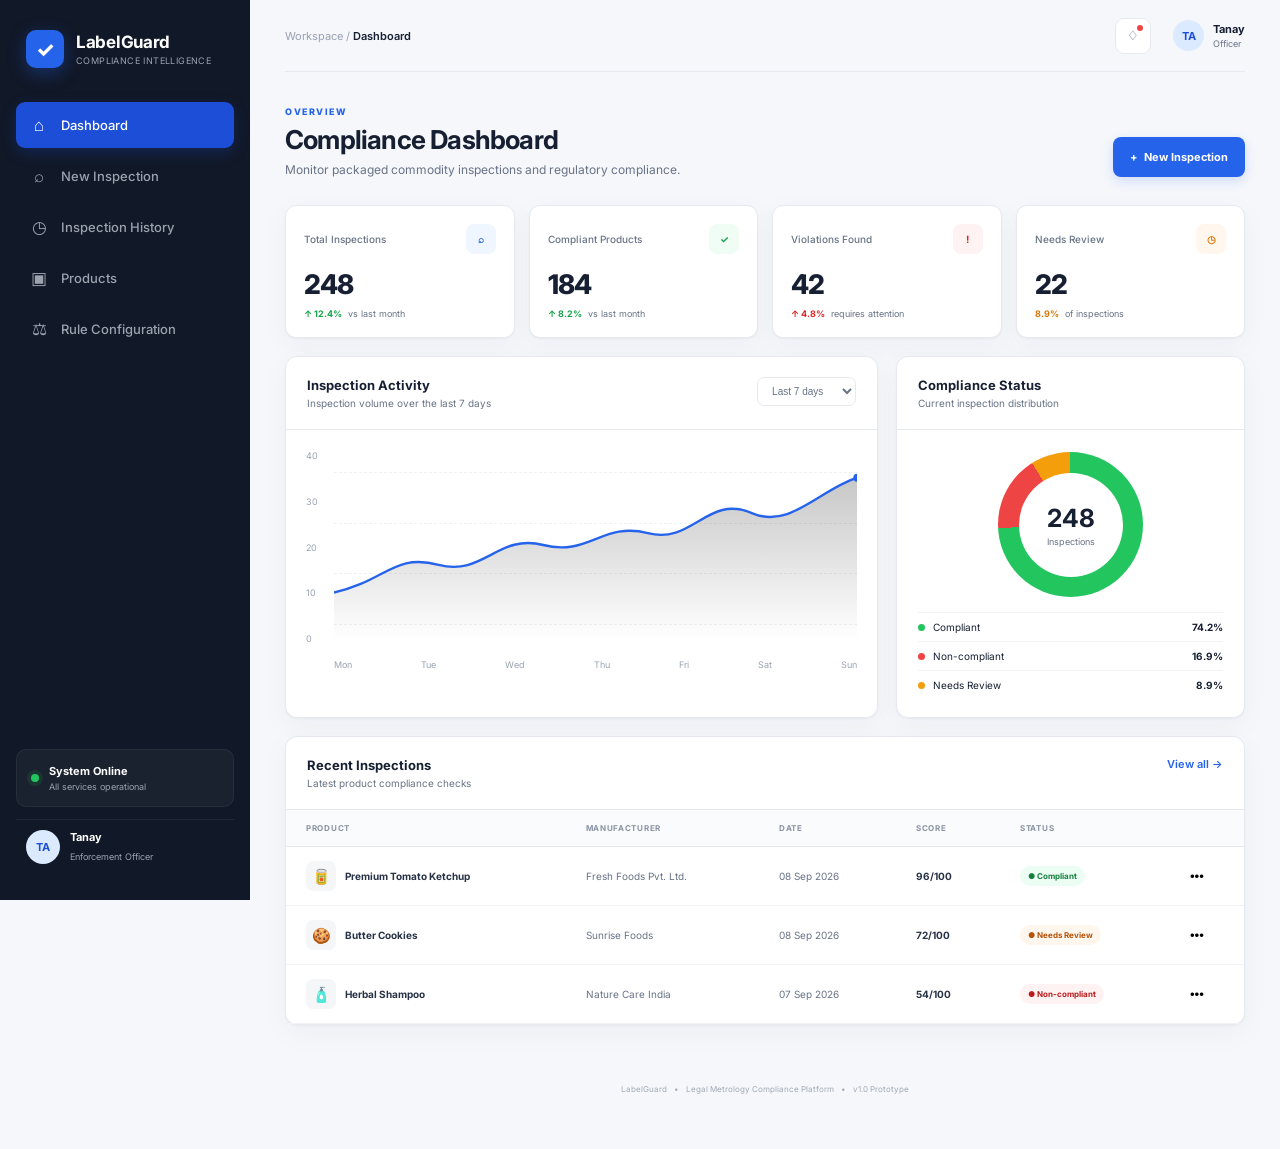
<file: index.html>
<!DOCTYPE html>
<html lang="en">
<head>
    <meta charset="UTF-8">
    <meta name="viewport" content="width=device-width, initial-scale=1.0">
    <title>LabelGuard | Compliance Intelligence</title>
    <link rel="preconnect" href="https://fonts.googleapis.com">
    <link rel="preconnect" href="https://fonts.gstatic.com" crossorigin>
    <link href="https://fonts.googleapis.com/css2?family=Inter:wght@400;500;600;700;800&display=swap" rel="stylesheet">
    <link rel="stylesheet" href="style.css">
</head>
<body>

<!-- ================= SIDEBAR ================= -->
<aside class="sidebar">
    <div class="brand">
        <div class="brand-icon"><span>✓</span></div>
        <div><h2>LabelGuard</h2><p>Compliance Intelligence</p></div>
    </div>
    <nav class="navigation">
        <button class="nav-item active" data-page="dashboard"><span class="nav-icon">⌂</span>Dashboard</button>
        <button class="nav-item" data-page="inspection"><span class="nav-icon">⌕</span>New Inspection</button>
        <button class="nav-item" data-page="history"><span class="nav-icon">◷</span>Inspection History</button>
        <button class="nav-item" data-page="products"><span class="nav-icon">▣</span>Products</button>
        <button class="nav-item" data-page="rules"><span class="nav-icon">⚖</span>Rule Configuration</button>
    </nav>
    <div class="sidebar-bottom">
        <div class="system-status">
            <span class="status-dot"></span>
            <div><strong>System Online</strong><small>All services operational</small></div>
        </div>
        <div class="user-card">
            <div class="avatar">TA</div>
            <div class="user-info"><strong id="sidebar-user-name">Tanay</strong><small>Enforcement Officer</small></div>
        </div>
    </div>
</aside>

<!-- ================= MAIN ================= -->
<main class="main">
    <header class="topbar">
        <div><p class="breadcrumb">Workspace / <span id="breadcrumb">Dashboard</span></p></div>
        <div class="top-actions">
            <button class="icon-button" title="Notifications">♢<span class="notification-dot"></span></button>
            <div class="top-user">
                <div class="avatar small">TA</div>
                <div><strong id="top-user-name">Tanay</strong><span>Officer</span></div>
            </div>
        </div>
    </header>

    <!-- ================= DASHBOARD ================= -->
    <section id="dashboard" class="page active-page">
        <div class="page-heading"><div><span class="eyebrow">OVERVIEW</span><h1>Compliance Dashboard</h1><p>Monitor packaged commodity inspections and regulatory compliance.</p></div><button class="primary-btn" onclick="openPage('inspection')"><span>+</span>New Inspection</button></div>
        <div class="stats-grid">
            <div class="stat-card"><div class="stat-top"><span>Total Inspections</span><div class="stat-icon blue">⌕</div></div><div class="stat-number">248</div><div class="stat-change positive">↑ 12.4% <span>vs last month</span></div></div>
            <div class="stat-card"><div class="stat-top"><span>Compliant Products</span><div class="stat-icon green">✓</div></div><div class="stat-number">184</div><div class="stat-change positive">↑ 8.2% <span>vs last month</span></div></div>
            <div class="stat-card"><div class="stat-top"><span>Violations Found</span><div class="stat-icon red">!</div></div><div class="stat-number">42</div><div class="stat-change negative">↑ 4.8% <span>requires attention</span></div></div>
            <div class="stat-card"><div class="stat-top"><span>Needs Review</span><div class="stat-icon orange">◷</div></div><div class="stat-number">22</div><div class="stat-change neutral">8.9% <span>of inspections</span></div></div>
        </div>
        <div class="dashboard-grid">
            <div class="panel chart-panel"><div class="panel-header"><div><h3>Inspection Activity</h3><p>Inspection volume over the last 7 days</p></div><select class="period-select"><option>Last 7 days</option><option>Last 30 days</option><option>Last 90 days</option></select></div><div class="chart"><div class="y-labels"><span>40</span><span>30</span><span>20</span><span>10</span><span>0</span></div><div class="chart-area"><div class="grid-line one"></div><div class="grid-line two"></div><div class="grid-line three"></div><div class="grid-line four"></div><svg viewBox="0 0 700 240" preserveAspectRatio="none"><defs><linearGradient id="areaGradient" x1="0" y1="0" x2="0" y2="1"><stop offset="0%" stop-opacity=".22"/><stop offset="100%" stop-opacity="0"/></linearGradient></defs><path d="M0 180 C70 165, 80 130, 140 145 C200 160, 220 105, 280 120 C340 135, 360 90, 420 105 C480 120, 500 55, 560 80 C610 100, 650 50, 700 35 L700 240 L0 240 Z" fill="url(#areaGradient)"/><path d="M0 180 C70 165, 80 130, 140 145 C200 160, 220 105, 280 120 C340 135, 360 90, 420 105 C480 120, 500 55, 560 80 C610 100, 650 50, 700 35" fill="none" stroke="currentColor" stroke-width="3" class="chart-line"/><circle cx="700" cy="35" r="5" class="chart-point"/></svg><div class="x-labels"><span>Mon</span><span>Tue</span><span>Wed</span><span>Thu</span><span>Fri</span><span>Sat</span><span>Sun</span></div></div></div></div>
            <div class="panel distribution-panel"><div class="panel-header"><div><h3>Compliance Status</h3><p>Current inspection distribution</p></div></div><div class="donut-container"><div class="donut"><div><strong>248</strong><span>Inspections</span></div></div></div><div class="legend"><div><span class="legend-color compliant"></span><span>Compliant</span><strong>74.2%</strong></div><div><span class="legend-color violation"></span><span>Non-compliant</span><strong>16.9%</strong></div><div><span class="legend-color review"></span><span>Needs Review</span><strong>8.9%</strong></div></div></div>
        </div>
        <div class="panel recent-panel"><div class="panel-header"><div><h3>Recent Inspections</h3><p>Latest product compliance checks</p></div><button class="text-btn" onclick="openPage('history')">View all →</button></div><div class="table-wrapper"><table><thead><tr><th>PRODUCT</th><th>MANUFACTURER</th><th>DATE</th><th>SCORE</th><th>STATUS</th><th></th></tr></thead><tbody>
            <tr><td><div class="product-cell"><div class="product-placeholder">🥫</div><strong>Premium Tomato Ketchup</strong></div></td><td>Fresh Foods Pvt. Ltd.</td><td>08 Sep 2026</td><td><strong>96/100</strong></td><td><span class="badge success">● Compliant</span></td><td><button class="row-btn">•••</button></td></tr>
            <tr><td><div class="product-cell"><div class="product-placeholder">🍪</div><strong>Butter Cookies</strong></div></td><td>Sunrise Foods</td><td>08 Sep 2026</td><td><strong>72/100</strong></td><td><span class="badge warning">● Needs Review</span></td><td><button class="row-btn">•••</button></td></tr>
            <tr><td><div class="product-cell"><div class="product-placeholder">🧴</div><strong>Herbal Shampoo</strong></div></td><td>Nature Care India</td><td>07 Sep 2026</td><td><strong>54/100</strong></td><td><span class="badge danger">● Non-compliant</span></td><td><button class="row-btn">•••</button></td></tr>
        </tbody></table></div></div>
    </section>

    <!-- ================= INSPECTION ================= -->
    <section id="inspection" class="page">
        <div class="page-heading"><div><span class="eyebrow">INSPECTION</span><h1>New Product Inspection</h1><p>Upload a product label to perform an automated compliance assessment.</p></div></div>
        <div class="inspection-layout">
            <div class="panel upload-panel"><div class="section-title"><div class="step-number">01</div><div><h3>Product Image</h3><p>Upload a clear photograph of the package or label.</p></div></div><div id="drop-zone" class="drop-zone"><input type="file" id="file-input" accept="image/*" hidden><div id="upload-content"><div class="upload-icon">↑</div><h3>Drop your product image here</h3><p>or <button id="browse-btn" class="inline-link">browse files</button></p><small>PNG, JPG or WEBP • Maximum 10 MB</small></div><div id="preview-container" class="preview-container hidden"><img id="preview-image" alt="Product preview"><div class="preview-info"><strong id="file-name">product.jpg</strong><span id="file-size">0 KB</span><button id="remove-image" class="remove-btn">Remove image</button></div></div></div><div class="demo-box"><div><strong>Want to test the system?</strong><span>Load a sample product package.</span></div><button id="demo-btn" class="secondary-btn">Load Demo</button></div></div>
            <div class="panel details-panel"><div class="section-title"><div class="step-number">02</div><div><h3>Product Details</h3><p>Provide additional information for the inspection.</p></div></div><div class="form-grid"><div class="form-group full"><label>Product Name</label><input id="product-name" type="text" placeholder="e.g. Premium Tomato Ketchup"></div><div class="form-group"><label>Brand</label><input id="brand-name" type="text" placeholder="Brand name"></div><div class="form-group"><label>Manufacturer</label><input id="manufacturer" type="text" placeholder="Manufacturer"></div><div class="form-group full"><label>Inspection Location</label><input id="location" type="text" placeholder="Store / Market / Warehouse"></div><div class="form-group full"><label>Inspector Notes <span>(optional)</span></label><textarea id="notes" rows="4" placeholder="Add any observations..."></textarea></div></div><button id="analyze-btn" class="primary-btn analyze-btn"><span>⌕</span>Analyze Product</button></div>
        </div>
        <div id="analysis-loader" class="analysis-loader hidden"><div class="loader-ring"></div><h3>Analyzing Product Label</h3><p id="analysis-step">Preparing image...</p><div class="progress-track"><div id="progress-bar" class="progress-bar"></div></div></div>
        <div id="results-section" class="results-section hidden"><div class="result-header"><div><span class="eyebrow">ANALYSIS COMPLETE</span><h2>Compliance Assessment</h2><p>Automated inspection results based on detected package declarations.</p></div><button class="secondary-btn" onclick="window.print()">↓ Export Report</button></div><div class="result-overview"><div class="score-card"><div class="score-circle"><svg viewBox="0 0 120 120"><circle cx="60" cy="60" r="50" class="score-bg"/><circle id="score-ring" cx="60" cy="60" r="50" class="score-progress"/></svg><div class="score-value"><strong id="score-number">87</strong><span>/100</span></div></div><div><span class="eyebrow">COMPLIANCE SCORE</span><h3 id="result-status">Needs Review</h3><p>Overall assessment</p></div></div><div class="risk-card"><div class="risk-icon">!</div><div><span>ATTENTION REQUIRED</span><strong id="violation-count">2 potential issues detected</strong><p>Review the highlighted findings before final approval.</p></div></div></div><div class="panel checks-panel"><div class="panel-header"><div><h3>Declaration Checks</h3><p>Detected declarations and rule validation</p></div><span class="ai-tag">AUTOMATED ANALYSIS</span></div><div class="checks-list"><div class="check-item pass"><div class="check-status">✓</div><div class="check-main"><strong>Manufacturer / Packer Details</strong><span>Manufacturer name and address detected</span></div><div class="check-result">PASS</div></div><div class="check-item pass"><div class="check-status">✓</div><div class="check-main"><strong>Net Quantity</strong><span>Net quantity declaration detected: 500 g</span></div><div class="check-result">PASS</div></div><div class="check-item pass"><div class="check-status">✓</div><div class="check-main"><strong>Maximum Retail Price</strong><span>MRP declaration detected: ₹120</span></div><div class="check-result">PASS</div></div><div class="check-item pass"><div class="check-status">✓</div><div class="check-main"><strong>Date of Manufacture / Packing</strong><span>Month and year declaration detected</span></div><div class="check-result">PASS</div></div><div class="check-item fail"><div class="check-status">!</div><div class="check-main"><strong>Consumer Care Details</strong><span>Required consumer care information could not be confidently detected</span></div><div class="check-result">REVIEW</div></div><div class="check-item fail"><div class="check-status">!</div><div class="check-main"><strong>Declaration Readability</strong><span>Potentially insufficient text size detected in one declaration area</span></div><div class="check-result">REVIEW</div></div></div></div><div class="panel findings-panel"><div class="panel-header"><div><h3>Potential Violations</h3><p>Issues requiring inspector attention</p></div></div><div class="finding"><div class="finding-number">01</div><div class="finding-content"><div class="finding-heading"><strong>Consumer Care Information</strong><span class="badge warning">Medium</span></div><p>Consumer care details were not confidently identified from the uploaded package image.</p><small>Recommendation: Verify the declaration manually against the physical package.</small></div></div><div class="finding"><div class="finding-number">02</div><div class="finding-content"><div class="finding-heading"><strong>Text Readability</strong><span class="badge danger">High</span></div><p>One declaration area appears smaller than the expected readability threshold.</p><small>Recommendation: Inspect the original packaging for confirmation.</small></div></div></div><div class="result-actions"><button class="secondary-btn" onclick="openPage('inspection')">New Inspection</button><button class="primary-btn" onclick="saveInspection()">✓ Save Inspection</button></div></div>
    </section>

    <!-- ================= HISTORY ================= -->
    <section id="history" class="page"><div class="page-heading"><div><span class="eyebrow">REPOSITORY</span><h1>Inspection History</h1><p>Search and review previously analyzed products.</p></div><button class="primary-btn" onclick="openPage('inspection')">+ New Inspection</button></div><div class="panel"><div class="filter-bar"><div class="search-box"><span>⌕</span><input id="history-search" type="text" placeholder="Search products, manufacturers..."></div><select><option>All statuses</option><option>Compliant</option><option>Needs Review</option><option>Non-compliant</option></select><button class="secondary-btn">Filter</button></div><div class="table-wrapper"><table id="history-table"><thead><tr><th>PRODUCT</th><th>MANUFACTURER</th><th>INSPECTED</th><th>SCORE</th><th>STATUS</th><th>ACTION</th></tr></thead><tbody><tr><td><strong>Premium Tomato Ketchup</strong></td><td>Fresh Foods Pvt. Ltd.</td><td>08 Sep 2026</td><td>96/100</td><td><span class="badge success">● Compliant</span></td><td><button class="view-btn">View</button></td></tr><tr><td><strong>Butter Cookies</strong></td><td>Sunrise Foods</td><td>08 Sep 2026</td><td>72/100</td><td><span class="badge warning">● Needs Review</span></td><td><button class="view-btn">View</button></td></tr><tr><td><strong>Herbal Shampoo</strong></td><td>Nature Care India</td><td>07 Sep 2026</td><td>54/100</td><td><span class="badge danger">● Non-compliant</span></td><td><button class="view-btn">View</button></td></tr><tr><td><strong>Premium Basmati Rice</strong></td><td>Golden Harvest</td><td>06 Sep 2026</td><td>100/100</td><td><span class="badge success">● Compliant</span></td><td><button class="view-btn">View</button></td></tr></tbody></table></div></div></section>

    <!-- ================= PRODUCTS ================= -->
    <section id="products" class="page"><div class="page-heading"><div><span class="eyebrow">PRODUCT REPOSITORY</span><h1>Products</h1><p>Registered packaged commodities and their compliance records.</p></div></div><div class="product-grid"><div class="product-card"><div class="big-product-icon">🥫</div><div><h3>Premium Tomato Ketchup</h3><p>Fresh Foods Pvt. Ltd.</p></div><div class="product-card-footer"><span class="badge success">Compliant</span><strong>96%</strong></div></div><div class="product-card"><div class="big-product-icon">🍪</div><div><h3>Butter Cookies</h3><p>Sunrise Foods</p></div><div class="product-card-footer"><span class="badge warning">Review</span><strong>72%</strong></div></div><div class="product-card"><div class="big-product-icon">🧴</div><div><h3>Herbal Shampoo</h3><p>Nature Care India</p></div><div class="product-card-footer"><span class="badge danger">Violation</span><strong>54%</strong></div></div><div class="product-card"><div class="big-product-icon">🍚</div><div><h3>Premium Basmati Rice</h3><p>Golden Harvest</p></div><div class="product-card-footer"><span class="badge success">Compliant</span><strong>100%</strong></div></div></div></section>

    <!-- ================= RULES ================= -->
    <section id="rules" class="page"><div class="page-heading"><div><span class="eyebrow">LEGAL METROLOGY</span><h1>Rule Configuration</h1><p>Compliance checks used by the LabelGuard inspection engine.</p></div></div><div class="panel rules-panel"><div class="rule-row"><div class="rule-number">01</div><div class="rule-info"><strong>Manufacturer / Packer Declaration</strong><p>Verify name and address of manufacturer, packer or importer.</p></div><span class="rule-enabled">Enabled</span></div><div class="rule-row"><div class="rule-number">02</div><div class="rule-info"><strong>Net Quantity</strong><p>Verify presence and format of net quantity declaration.</p></div><span class="rule-enabled">Enabled</span></div><div class="rule-row"><div class="rule-number">03</div><div class="rule-info"><strong>Maximum Retail Price</strong><p>Verify MRP declaration and required pricing information.</p></div><span class="rule-enabled">Enabled</span></div><div class="rule-row"><div class="rule-number">04</div><div class="rule-info"><strong>Date Declaration</strong><p>Check applicable month/year manufacturing, packing or import information.</p></div><span class="rule-enabled">Enabled</span></div><div class="rule-row"><div class="rule-number">05</div><div class="rule-info"><strong>Consumer Care Details</strong><p>Check consumer complaint/contact information.</p></div><span class="rule-enabled">Enabled</span></div><div class="rule-row"><div class="rule-number">06</div><div class="rule-info"><strong>Readability & Font Analysis</strong><p>Flag potentially unreadable or undersized declaration text.</p></div><span class="rule-enabled">Enabled</span></div></div></section>

    <footer><span>LabelGuard</span><span>•</span><span>Legal Metrology Compliance Platform</span><span>•</span><span>v1.0 Prototype</span></footer>
</main>
<div id="toast" class="toast"><span class="toast-icon">✓</span><div><strong id="toast-title">Success</strong><p id="toast-message">Operation completed.</p></div></div>
<script src="script.js"></script>
</body>
</html>
</file>
<file: style.css>
* {
    margin: 0;
    padding: 0;
    box-sizing: border-box;
}

:root {
    --bg: #f5f7fb;
    --surface: #ffffff;
    --surface-soft: #f8fafc;

    --text: #172033;
    --muted: #687386;

    --border: #e6eaf0;

    --primary: #2563eb;
    --primary-dark: #1d4ed8;

    --green: #16a34a;
    --green-soft: #ecfdf3;

    --red: #dc2626;
    --red-soft: #fef2f2;

    --orange: #d97706;
    --orange-soft: #fff7ed;

    --sidebar: #111827;

    --shadow:
        0 1px 2px rgba(16, 24, 40, .04),
        0 8px 30px rgba(16, 24, 40, .04);
}

body {
    font-family: "Inter", sans-serif;
    background: var(--bg);
    color: var(--text);
    min-height: 100vh;
}


/* ================= SIDEBAR ================= */

.sidebar {
    width: 250px;
    background: var(--sidebar);
    color: white;
    position: fixed;
    left: 0;
    top: 0;
    bottom: 0;

    display: flex;
    flex-direction: column;

    padding: 26px 16px;
    z-index: 20;
}

.brand {
    display: flex;
    align-items: center;
    gap: 12px;
    padding: 4px 10px 34px;
}

.brand-icon {
    width: 38px;
    height: 38px;
    border-radius: 10px;

    display: grid;
    place-items: center;

    background: #2563eb;
    box-shadow: 0 5px 18px rgba(37, 99, 235, .35);
}

.brand-icon span {
    font-size: 21px;
    font-weight: 800;
}

.brand h2 {
    font-size: 17px;
    letter-spacing: -.3px;
}

.brand p {
    font-size: 9px;
    color: #9ca3af;
    margin-top: 3px;
    letter-spacing: .4px;
    text-transform: uppercase;
}

.navigation {
    display: flex;
    flex-direction: column;
    gap: 5px;
}

.nav-item {
    border: 0;
    background: transparent;
    color: #9ca3af;

    height: 46px;
    padding: 0 13px;

    border-radius: 9px;

    display: flex;
    align-items: center;
    gap: 12px;

    font-family: inherit;
    font-size: 13px;
    font-weight: 500;

    cursor: pointer;
    text-align: left;

    transition: .2s ease;
}

.nav-item:hover {
    background: rgba(255,255,255,.06);
    color: white;
}

.nav-item.active {
    background: #1d4ed8;
    color: white;
    box-shadow: 0 5px 15px rgba(29,78,216,.25);
}

.nav-icon {
    width: 20px;
    text-align: center;
    font-size: 17px;
}

.sidebar-bottom {
    margin-top: auto;
}

.system-status {
    padding: 14px;
    background: rgba(255,255,255,.04);
    border: 1px solid rgba(255,255,255,.06);
    border-radius: 10px;

    display: flex;
    align-items: center;
    gap: 10px;

    margin-bottom: 12px;
}

.status-dot {
    width: 8px;
    height: 8px;
    background: #22c55e;
    border-radius: 50%;
    box-shadow: 0 0 0 4px rgba(34,197,94,.12);
}

.system-status strong {
    display: block;
    font-size: 11px;
}

.system-status small {
    display: block;
    font-size: 9px;
    color: #9ca3af;
    margin-top: 3px;
}

.user-card {
    display: flex;
    align-items: center;
    gap: 10px;
    padding: 10px;
    border-top: 1px solid rgba(255,255,255,.07);
}

.avatar {
    width: 34px;
    height: 34px;
    border-radius: 50%;
    background: #dbeafe;
    color: #1d4ed8;

    display: grid;
    place-items: center;

    font-size: 11px;
    font-weight: 700;
}

.avatar.small {
    width: 31px;
    height: 31px;
}

.user-info {
    flex: 1;
}

.user-info strong {
    display: block;
    font-size: 11px;
}

.user-info small {
    color: #9ca3af;
    font-size: 9px;
}

.more-btn,
.icon-button,
.row-btn {
    border: 0;
    background: transparent;
    cursor: pointer;
}

.more-btn {
    color: #9ca3af;
}


/* ================= MAIN ================= */

.main {
    margin-left: 250px;
    min-height: 100vh;
    padding: 0 35px 30px;
}

.topbar {
    height: 72px;

    display: flex;
    justify-content: space-between;
    align-items: center;

    border-bottom: 1px solid var(--border);
}

.breadcrumb {
    font-size: 11px;
    color: #98a1b2;
}

.breadcrumb span {
    color: var(--text);
    font-weight: 600;
}

.top-actions {
    display: flex;
    align-items: center;
    gap: 22px;
}

.icon-button {
    width: 36px;
    height: 36px;
    border-radius: 9px;
    border: 1px solid var(--border);
    background: white;
    color: #596579;
    position: relative;
}

.notification-dot {
    position: absolute;
    width: 6px;
    height: 6px;
    border-radius: 50%;
    background: #ef4444;
    right: 7px;
    top: 6px;
}

.top-user {
    display: flex;
    align-items: center;
    gap: 9px;
}

.top-user strong {
    display: block;
    font-size: 11px;
}

.top-user span {
    display: block;
    color: var(--muted);
    font-size: 9px;
    margin-top: 2px;
}


/* ================= PAGES ================= */

.page {
    display: none;
    padding: 34px 0;
    animation: pageIn .25s ease;
}

.page.active-page {
    display: block;
}

@keyframes pageIn {
    from {
        opacity: 0;
        transform: translateY(5px);
    }

    to {
        opacity: 1;
        transform: translateY(0);
    }
}

.page-heading {
    display: flex;
    justify-content: space-between;
    align-items: flex-end;
    margin-bottom: 28px;
}

.eyebrow {
    display: block;
    color: var(--primary);
    font-size: 9px;
    font-weight: 800;
    letter-spacing: 1.5px;
    margin-bottom: 7px;
}

.page-heading h1 {
    font-size: 26px;
    letter-spacing: -.8px;
}

.page-heading p {
    color: var(--muted);
    font-size: 12px;
    margin-top: 7px;
}


/* ================= BUTTONS ================= */

.primary-btn,
.secondary-btn,
.text-btn,
.view-btn {
    font-family: inherit;
    cursor: pointer;
    transition: .2s ease;
}

.primary-btn {
    border: 0;
    color: white;
    background: var(--primary);

    height: 40px;
    padding: 0 17px;

    border-radius: 8px;

    font-size: 11px;
    font-weight: 700;

    display: inline-flex;
    align-items: center;
    justify-content: center;
    gap: 7px;

    box-shadow: 0 4px 12px rgba(37,99,235,.18);
}

.primary-btn:hover {
    background: var(--primary-dark);
    transform: translateY(-1px);
}

.secondary-btn {
    height: 40px;
    padding: 0 16px;

    border: 1px solid var(--border);
    background: white;

    color: #445066;

    border-radius: 8px;

    font-size: 11px;
    font-weight: 600;
}

.secondary-btn:hover {
    border-color: #cbd5e1;
    background: #f8fafc;
}

.text-btn {
    border: 0;
    background: transparent;
    color: var(--primary);
    font-size: 11px;
    font-weight: 600;
}

.view-btn {
    border: 0;
    background: transparent;
    color: var(--primary);
    font-size: 10px;
    font-weight: 700;
}


/* ================= PANELS ================= */

.panel {
    background: var(--surface);
    border: 1px solid var(--border);
    border-radius: 12px;
    box-shadow: var(--shadow);
}

.panel-header {
    display: flex;
    align-items: flex-start;
    justify-content: space-between;
    padding: 20px 21px;
    border-bottom: 1px solid var(--border);
}

.panel-header h3 {
    font-size: 13px;
}

.panel-header p {
    font-size: 10px;
    color: var(--muted);
    margin-top: 4px;
}


/* ================= STATISTICS ================= */

.stats-grid {
    display: grid;
    grid-template-columns: repeat(4, 1fr);
    gap: 14px;
    margin-bottom: 18px;
}

.stat-card {
    background: white;
    border: 1px solid var(--border);
    border-radius: 11px;
    padding: 18px;
    box-shadow: var(--shadow);
}

.stat-top {
    display: flex;
    justify-content: space-between;
    align-items: center;

    color: var(--muted);
    font-size: 10px;
    font-weight: 500;
}

.stat-icon {
    width: 30px;
    height: 30px;
    border-radius: 8px;
    display: grid;
    place-items: center;
    font-weight: 700;
}

.stat-icon.blue {
    color: #2563eb;
    background: #eff6ff;
}

.stat-icon.green {
    color: #16a34a;
    background: #f0fdf4;
}

.stat-icon.red {
    color: #dc2626;
    background: #fef2f2;
}

.stat-icon.orange {
    color: #d97706;
    background: #fff7ed;
}

.stat-number {
    font-size: 27px;
    font-weight: 800;
    letter-spacing: -1px;
    margin: 14px 0 7px;
}

.stat-change {
    font-size: 9px;
    font-weight: 700;
}

.stat-change span {
    color: var(--muted);
    font-weight: 400;
    margin-left: 4px;
}

.positive {
    color: var(--green);
}

.negative {
    color: var(--red);
}

.neutral {
    color: var(--orange);
}


/* ================= DASHBOARD ================= */

.dashboard-grid {
    display: grid;
    grid-template-columns: 1.7fr 1fr;
    gap: 18px;
    margin-bottom: 18px;
}

.period-select {
    border: 1px solid var(--border);
    border-radius: 7px;
    padding: 7px 10px;
    color: var(--muted);
    background: white;
    font-size: 10px;
}

.chart {
    height: 260px;
    display: flex;
    padding: 20px;
}

.y-labels {
    width: 28px;
    display: flex;
    flex-direction: column;
    justify-content: space-between;
    padding-bottom: 26px;
    color: #9aa3b1;
    font-size: 9px;
}

.chart-area {
    flex: 1;
    position: relative;
}

.grid-line {
    position: absolute;
    left: 0;
    right: 0;
    border-top: 1px dashed #edf0f4;
}

.grid-line.one {
    top: 10%;
}

.grid-line.two {
    top: 33%;
}

.grid-line.three {
    top: 56%;
}

.grid-line.four {
    top: 79%;
}

.chart-area svg {
    position: absolute;
    inset: 0 0 30px 0;
    width: 100%;
    height: calc(100% - 30px);
    color: #2563eb;
}

.chart-line {
    color: #2563eb;
}

.chart-point {
    fill: #2563eb;
}

.x-labels {
    position: absolute;
    left: 0;
    right: 0;
    bottom: 0;

    display: flex;
    justify-content: space-between;

    color: #9aa3b1;
    font-size: 9px;
}


/* ================= DONUT ================= */

.donut-container {
    display: flex;
    justify-content: center;
    padding: 22px 0 15px;
}

.donut {
    width: 145px;
    height: 145px;
    border-radius: 50%;

    background:
        conic-gradient(
            #22c55e 0 74.2%,
            #ef4444 74.2% 91.1%,
            #f59e0b 91.1% 100%
        );

    display: grid;
    place-items: center;
}

.donut::before {
    content: "";
    position: absolute;
}

.donut > div {
    width: 104px;
    height: 104px;
    border-radius: 50%;
    background: white;

    display: flex;
    flex-direction: column;
    align-items: center;
    justify-content: center;
}

.donut strong {
    font-size: 25px;
}

.donut span {
    color: var(--muted);
    font-size: 9px;
    margin-top: 3px;
}

.legend {
    padding: 0 21px 18px;
}

.legend > div {
    display: flex;
    align-items: center;
    gap: 8px;

    padding: 8px 0;
    border-top: 1px solid #f0f2f5;

    font-size: 10px;
}

.legend-color {
    width: 7px;
    height: 7px;
    border-radius: 50%;
}

.legend-color.compliant {
    background: #22c55e;
}

.legend-color.violation {
    background: #ef4444;
}

.legend-color.review {
    background: #f59e0b;
}

.legend strong {
    margin-left: auto;
}


/* ================= TABLE ================= */

.table-wrapper {
    overflow-x: auto;
}

table {
    width: 100%;
    border-collapse: collapse;
}

th {
    text-align: left;
    color: #8993a3;
    font-size: 8px;
    letter-spacing: .7px;
    font-weight: 700;
    padding: 13px 20px;
    background: #fafbfc;
    border-bottom: 1px solid var(--border);
}

td {
    padding: 14px 20px;
    border-bottom: 1px solid #f0f2f5;
    font-size: 10px;
    color: #687386;
}

tbody tr {
    transition: .15s ease;
}

tbody tr:hover {
    background: #fafcff;
}

td strong {
    color: #283246;
}

.product-cell {
    display: flex;
    align-items: center;
    gap: 9px;
}

.product-placeholder {
    width: 30px;
    height: 30px;
    border-radius: 7px;
    background: #f4f6f8;
    display: grid;
    place-items: center;
    font-size: 15px;
}


/* ================= BADGES ================= */

.badge {
    display: inline-flex;
    align-items: center;
    padding: 5px 8px;
    border-radius: 20px;
    font-size: 8px;
    font-weight: 700;
    white-space: nowrap;
}

.badge.success {
    color: #15803d;
    background: var(--green-soft);
}

.badge.warning {
    color: #b45309;
    background: var(--orange-soft);
}

.badge.danger {
    color: #b91c1c;
    background: var(--red-soft);
}


/* ================= INSPECTION ================= */

.inspection-layout {
    display: grid;
    grid-template-columns: 1.15fr 1fr;
    gap: 18px;
}

.upload-panel,
.details-panel {
    padding: 22px;
}

.section-title {
    display: flex;
    align-items: center;
    gap: 12px;
    margin-bottom: 20px;
}

.step-number {
    width: 32px;
    height: 32px;
    border-radius: 8px;
    background: #eff6ff;
    color: var(--primary);

    display: grid;
    place-items: center;

    font-size: 9px;
    font-weight: 800;
}

.section-title h3 {
    font-size: 13px;
}

.section-title p {
    color: var(--muted);
    font-size: 10px;
    margin-top: 3px;
}

.drop-zone {
    min-height: 290px;
    border: 1.5px dashed #cbd5e1;
    border-radius: 10px;

    display: grid;
    place-items: center;

    text-align: center;

    background:
        linear-gradient(#fff, #fff) padding-box,
        linear-gradient(135deg, #e2e8f0, #f8fafc) border-box;

    transition: .2s ease;
}

.drop-zone.dragover {
    border-color: var(--primary);
    background: #eff6ff;
}

.upload-icon {
    width: 52px;
    height: 52px;
    border-radius: 13px;

    margin: 0 auto 15px;

    display: grid;
    place-items: center;

    background: #eff6ff;
    color: var(--primary);

    font-size: 25px;
}

.drop-zone h3 {
    font-size: 13px;
}

.drop-zone p {
    color: var(--muted);
    font-size: 10px;
    margin: 7px 0;
}

.drop-zone small {
    color: #9aa3b1;
    font-size: 9px;
}

.inline-link {
    border: 0;
    background: transparent;
    color: var(--primary);
    font-family: inherit;
    cursor: pointer;
    font-weight: 700;
}

.demo-box {
    margin-top: 15px;
    padding: 12px 14px;

    border: 1px solid #e8edf3;
    border-radius: 9px;

    display: flex;
    align-items: center;
    justify-content: space-between;

    background: #fafbfd;
}

.demo-box strong {
    display: block;
    font-size: 10px;
}

.demo-box span {
    display: block;
    color: var(--muted);
    font-size: 9px;
    margin-top: 3px;
}

.demo-box .secondary-btn {
    height: 32px;
}


/* ================= PREVIEW ================= */

.preview-container {
    width: 100%;
    padding: 14px;

    display: flex;
    align-items: center;
    gap: 15px;
}

.preview-container img {
    width: 150px;
    height: 230px;
    object-fit: contain;
    border-radius: 8px;
    background: #f4f6f8;
}

.preview-info {
    text-align: left;
}

.preview-info strong,
.preview-info span {
    display: block;
}

.preview-info strong {
    font-size: 11px;
}

.preview-info span {
    color: var(--muted);
    font-size: 9px;
    margin-top: 5px;
}

.remove-btn {
    margin-top: 14px;
    border: 0;
    background: transparent;
    color: var(--red);
    font-family: inherit;
    cursor: pointer;
    font-size: 9px;
    font-weight: 700;
}

.hidden {
    display: none !important;
}


/* ================= FORM ================= */

.form-grid {
    display: grid;
    grid-template-columns: 1fr 1fr;
    gap: 15px;
}

.form-group {
    display: flex;
    flex-direction: column;
    gap: 7px;
}

.form-group.full {
    grid-column: 1 / -1;
}

.form-group label {
    font-size: 9px;
    color: #596579;
    font-weight: 700;
}

.form-group label span {
    color: #a1a9b5;
    font-weight: 400;
}

.form-group input,
.form-group textarea,
.filter-bar input,
.filter-bar select {
    width: 100%;

    border: 1px solid #dfe4eb;
    border-radius: 7px;

    padding: 10px 11px;

    background: white;

    color: var(--text);
    font-family: inherit;
    font-size: 10px;

    outline: none;

    transition: .2s ease;
}

.form-group textarea {
    resize: vertical;
}

.form-group input:focus,
.form-group textarea:focus,
.filter-bar input:focus,
.filter-bar select:focus {
    border-color: #93b4f8;
    box-shadow: 0 0 0 3px #eff6ff;
}

.analyze-btn {
    width: 100%;
    margin-top: 19px;
    height: 43px;
}


/* ================= LOADER ================= */

.analysis-loader {
    margin-top: 18px;
    padding: 45px;
    text-align: center;

    background: white;
    border: 1px solid var(--border);
    border-radius: 12px;
}

.loader-ring {
    width: 45px;
    height: 45px;

    margin: 0 auto 17px;

    border: 3px solid #e5edff;
    border-top-color: var(--primary);

    border-radius: 50%;

    animation: spin .8s linear infinite;
}

@keyframes spin {
    to {
        transform: rotate(360deg);
    }
}

.analysis-loader h3 {
    font-size: 14px;
}

.analysis-loader p {
    color: var(--muted);
    font-size: 10px;
    margin: 6px 0 17px;
}

.progress-track {
    height: 5px;
    max-width: 400px;
    margin: auto;

    background: #edf1f6;
    border-radius: 20px;
    overflow: hidden;
}

.progress-bar {
    width: 0;
    height: 100%;
    background: var(--primary);
    transition: width .4s ease;
}


/* ================= RESULTS ================= */

.results-section {
    margin-top: 24px;
}

.result-header {
    display: flex;
    justify-content: space-between;
    align-items: flex-end;
    margin-bottom: 20px;
}

.result-header h2 {
    font-size: 21px;
    letter-spacing: -.5px;
}

.result-header p {
    color: var(--muted);
    font-size: 10px;
    margin-top: 5px;
}

.result-overview {
    display: grid;
    grid-template-columns: 1fr 1fr;
    gap: 15px;
    margin-bottom: 18px;
}

.score-card,
.risk-card {
    background: white;
    border: 1px solid var(--border);
    border-radius: 12px;
    padding: 20px;

    display: flex;
    align-items: center;
    gap: 17px;

    box-shadow: var(--shadow);
}

.score-circle {
    width: 92px;
    height: 92px;
    position: relative;
}

.score-circle svg {
    width: 100%;
    height: 100%;
    transform: rotate(-90deg);
}

.score-bg {
    fill: none;
    stroke: #edf1f5;
    stroke-width: 8;
}

.score-progress {
    fill: none;
    stroke: var(--primary);
    stroke-width: 8;
    stroke-linecap: round;

    stroke-dasharray: 314;
    stroke-dashoffset: 41;
}

.score-value {
    position: absolute;
    inset: 0;

    display: flex;
    justify-content: center;
    align-items: baseline;
}

.score-value strong {
    font-size: 25px;
}

.score-value span {
    color: var(--muted);
    font-size: 9px;
}

.score-card h3 {
    margin-top: 5px;
    font-size: 15px;
}

.score-card p {
    color: var(--muted);
    font-size: 9px;
    margin-top: 3px;
}

.risk-card {
    background: #fffaf3;
    border-color: #fde8c3;
}

.risk-icon {
    width: 43px;
    height: 43px;
    border-radius: 11px;
    background: #fff0d9;
    color: #c56b00;

    display: grid;
    place-items: center;

    font-weight: 800;
}

.risk-card span {
    display: block;
    color: #b45309;
    font-size: 8px;
    font-weight: 800;
    letter-spacing: .8px;
}

.risk-card strong {
    display: block;
    font-size: 12px;
    margin-top: 5px;
}

.risk-card p {
    color: #8a6a42;
    font-size: 9px;
    margin-top: 4px;
}


/* ================= CHECKS ================= */

.ai-tag {
    color: #2563eb;
    background: #eff6ff;
    border-radius: 20px;
    padding: 5px 8px;
    font-size: 7px;
    font-weight: 800;
    letter-spacing: .5px;
}

.check-item {
    display: flex;
    align-items: center;
    gap: 13px;

    padding: 14px 20px;

    border-bottom: 1px solid #f0f2f5;
}

.check-status {
    width: 27px;
    height: 27px;
    border-radius: 50%;

    display: grid;
    place-items: center;

    font-weight: 800;
    font-size: 11px;
}

.check-item.pass .check-status {
    background: #ecfdf3;
    color: #16a34a;
}

.check-item.fail .check-status {
    background: #fff7ed;
    color: #d97706;
}

.check-main {
    flex: 1;
}

.check-main strong {
    display: block;
    font-size: 10px;
}

.check-main span {
    display: block;
    color: var(--muted);
    font-size: 9px;
    margin-top: 4px;
}

.check-result {
    font-size: 8px;
    font-weight: 800;
}

.check-item.pass .check-result {
    color: var(--green);
}

.check-item.fail .check-result {
    color: var(--orange);
}


/* ================= FINDINGS ================= */

.findings-panel {
    margin-top: 18px;
}

.finding {
    display: flex;
    gap: 14px;
    padding: 18px 20px;
    border-bottom: 1px solid #f0f2f5;
}

.finding-number {
    font-size: 9px;
    color: #9ca3af;
    font-weight: 800;
    padding-top: 2px;
}

.finding-content {
    flex: 1;
}

.finding-heading {
    display: flex;
    align-items: center;
    gap: 8px;
}

.finding-heading strong {
    font-size: 10px;
}

.finding-content p {
    font-size: 9px;
    color: var(--muted);
    margin-top: 6px;
    line-height: 1.6;
}

.finding-content small {
    display: block;
    color: #8993a3;
    font-size: 8px;
    margin-top: 6px;
}

.result-actions {
    display: flex;
    justify-content: flex-end;
    gap: 9px;
    margin-top: 16px;
}


/* ================= HISTORY ================= */

.filter-bar {
    padding: 17px 20px;
    display: flex;
    gap: 9px;
    border-bottom: 1px solid var(--border);
}

.search-box {
    flex: 1;
    position: relative;
}

.search-box span {
    position: absolute;
    left: 11px;
    top: 10px;
    color: #9ca3af;
}

.search-box input {
    padding-left: 31px !important;
}

.filter-bar select {
    width: 150px;
}


/* ================= PRODUCTS ================= */

.product-grid {
    display: grid;
    grid-template-columns: repeat(4, 1fr);
    gap: 15px;
}

.product-card {
    background: white;
    border: 1px solid var(--border);
    border-radius: 11px;
    padding: 17px;
    box-shadow: var(--shadow);
}

.big-product-icon {
    width: 55px;
    height: 55px;
    background: #f5f7fa;
    border-radius: 10px;

    display: grid;
    place-items: center;

    font-size: 26px;

    margin-bottom: 15px;
}

.product-card h3 {
    font-size: 11px;
}

.product-card p {
    color: var(--muted);
    font-size: 9px;
    margin-top: 4px;
}

.product-card-footer {
    margin-top: 19px;
    padding-top: 13px;
    border-top: 1px solid #edf0f3;

    display: flex;
    justify-content: space-between;
    align-items: center;
}

.product-card-footer strong {
    font-size: 14px;
}


/* ================= RULES ================= */

.rules-panel {
    overflow: hidden;
}

.rule-row {
    display: flex;
    align-items: center;
    gap: 15px;
    padding: 19px 22px;
    border-bottom: 1px solid #f0f2f5;
}

.rule-number {
    width: 31px;
    height: 31px;
    border-radius: 8px;
    background: #eff6ff;
    color: var(--primary);

    display: grid;
    place-items: center;

    font-size: 9px;
    font-weight: 800;
}

.rule-info {
    flex: 1;
}

.rule-info strong {
    font-size: 10px;
}

.rule-info p {
    color: var(--muted);
    font-size: 9px;
    margin-top: 4px;
}

.rule-enabled {
    color: var(--green);
    background: var(--green-soft);
    padding: 5px 9px;
    border-radius: 20px;
    font-size: 8px;
    font-weight: 700;
}


/* ================= TOAST ================= */

.toast {
    position: fixed;
    right: 25px;
    bottom: 25px;

    background: #172033;
    color: white;

    border-radius: 10px;
    padding: 12px 15px;

    display: flex;
    align-items: center;
    gap: 10px;

    min-width: 260px;

    box-shadow: 0 12px 35px rgba(0,0,0,.18);

    transform: translateY(120px);
    opacity: 0;

    transition: .3s ease;

    z-index: 100;
}

.toast.show {
    transform: translateY(0);
    opacity: 1;
}

.toast-icon {
    width: 25px;
    height: 25px;
    border-radius: 50%;
    background: #22c55e;

    display: grid;
    place-items: center;

    font-size: 11px;
}

.toast strong {
    display: block;
    font-size: 10px;
}

.toast p {
    font-size: 9px;
    color: #aeb6c4;
    margin-top: 3px;
}


/* ================= FOOTER ================= */

footer {
    display: flex;
    justify-content: center;
    gap: 7px;

    padding: 25px 0;

    color: #a0a8b5;
    font-size: 8px;
}


/* ================= RESPONSIVE ================= */

@media (max-width: 1100px) {

    .sidebar {
        width: 210px;
    }

    .main {
        margin-left: 210px;
        padding: 0 22px 25px;
    }

    .stats-grid {
        grid-template-columns: repeat(2, 1fr);
    }

    .product-grid {
        grid-template-columns: repeat(2, 1fr);
    }

}

@media (max-width: 800px) {

    .sidebar {
        position: relative;
        width: 100%;
        height: auto;
    }

    .navigation {
        display: grid;
        grid-template-columns: repeat(2, 1fr);
    }

    .sidebar-bottom {
        margin-top: 15px;
    }

    .main {
        margin-left: 0;
    }

    .dashboard-grid,
    .inspection-layout,
    .result-overview {
        grid-template-columns: 1fr;
    }

    .page-heading {
        align-items: flex-start;
        gap: 15px;
        flex-direction: column;
    }

}

@media (max-width: 550px) {

    .main {
        padding: 0 13px 20px;
    }

    .stats-grid,
    .product-grid {
        grid-template-columns: 1fr;
    }

    .form-grid {
        grid-template-columns: 1fr;
    }

    .form-group.full {
        grid-column: auto;
    }

    .topbar {
        height: 60px;
    }

    .page {
        padding-top: 23px;
    }

    .filter-bar {
        flex-direction: column;
    }

    .filter-bar select {
        width: 100%;
    }

    .result-header {
        flex-direction: column;
        align-items: flex-start;
        gap: 12px;
    }

}


/* ================= PRINT ================= */

@media print {

    .sidebar,
    .topbar,
    footer,
    .result-actions,
    .secondary-btn {
        display: none !important;
    }

    .main {
        margin-left: 0;
        padding: 0;
    }

    .page {
        display: none !important;
    }

    #inspection {
        display: block !important;
    }

    .inspection-layout {
        display: none;
    }

    .results-section {
        margin: 0;
    }

    body {
        background: white;
    }
}
</file>
